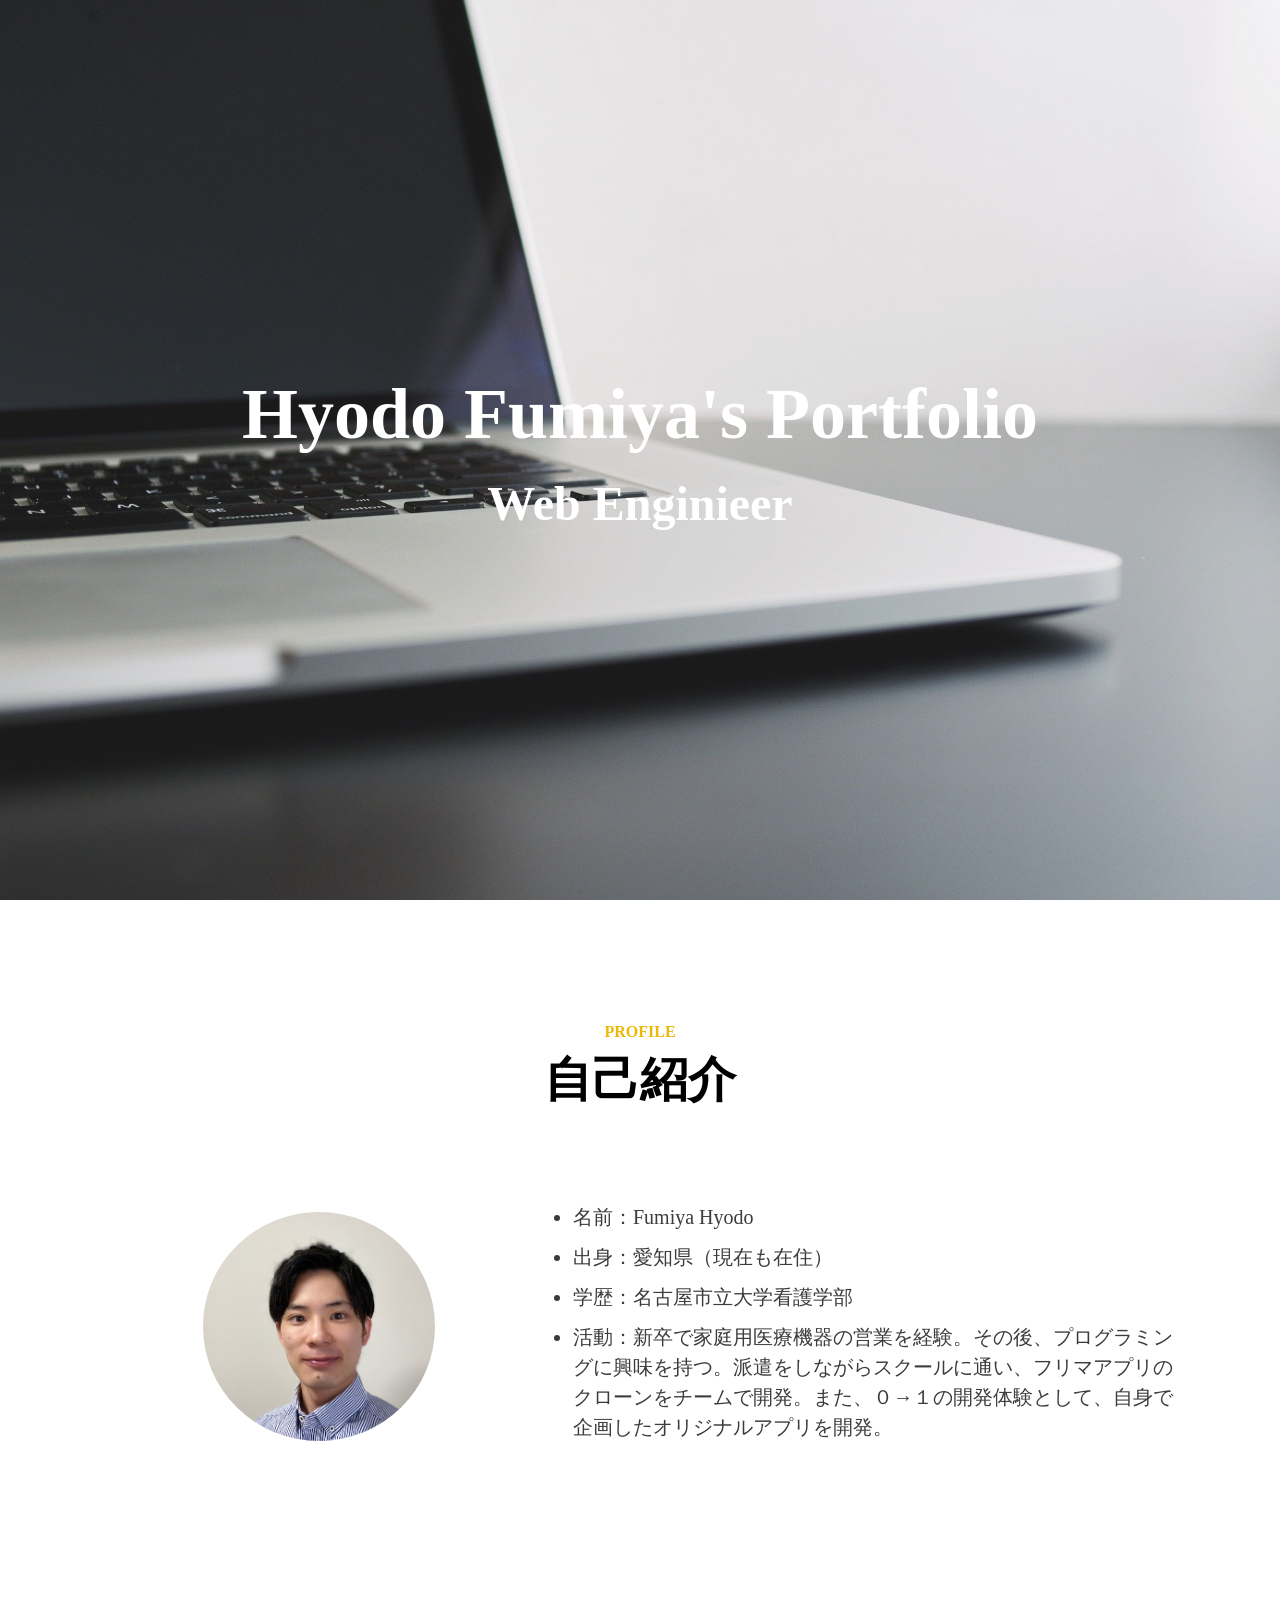
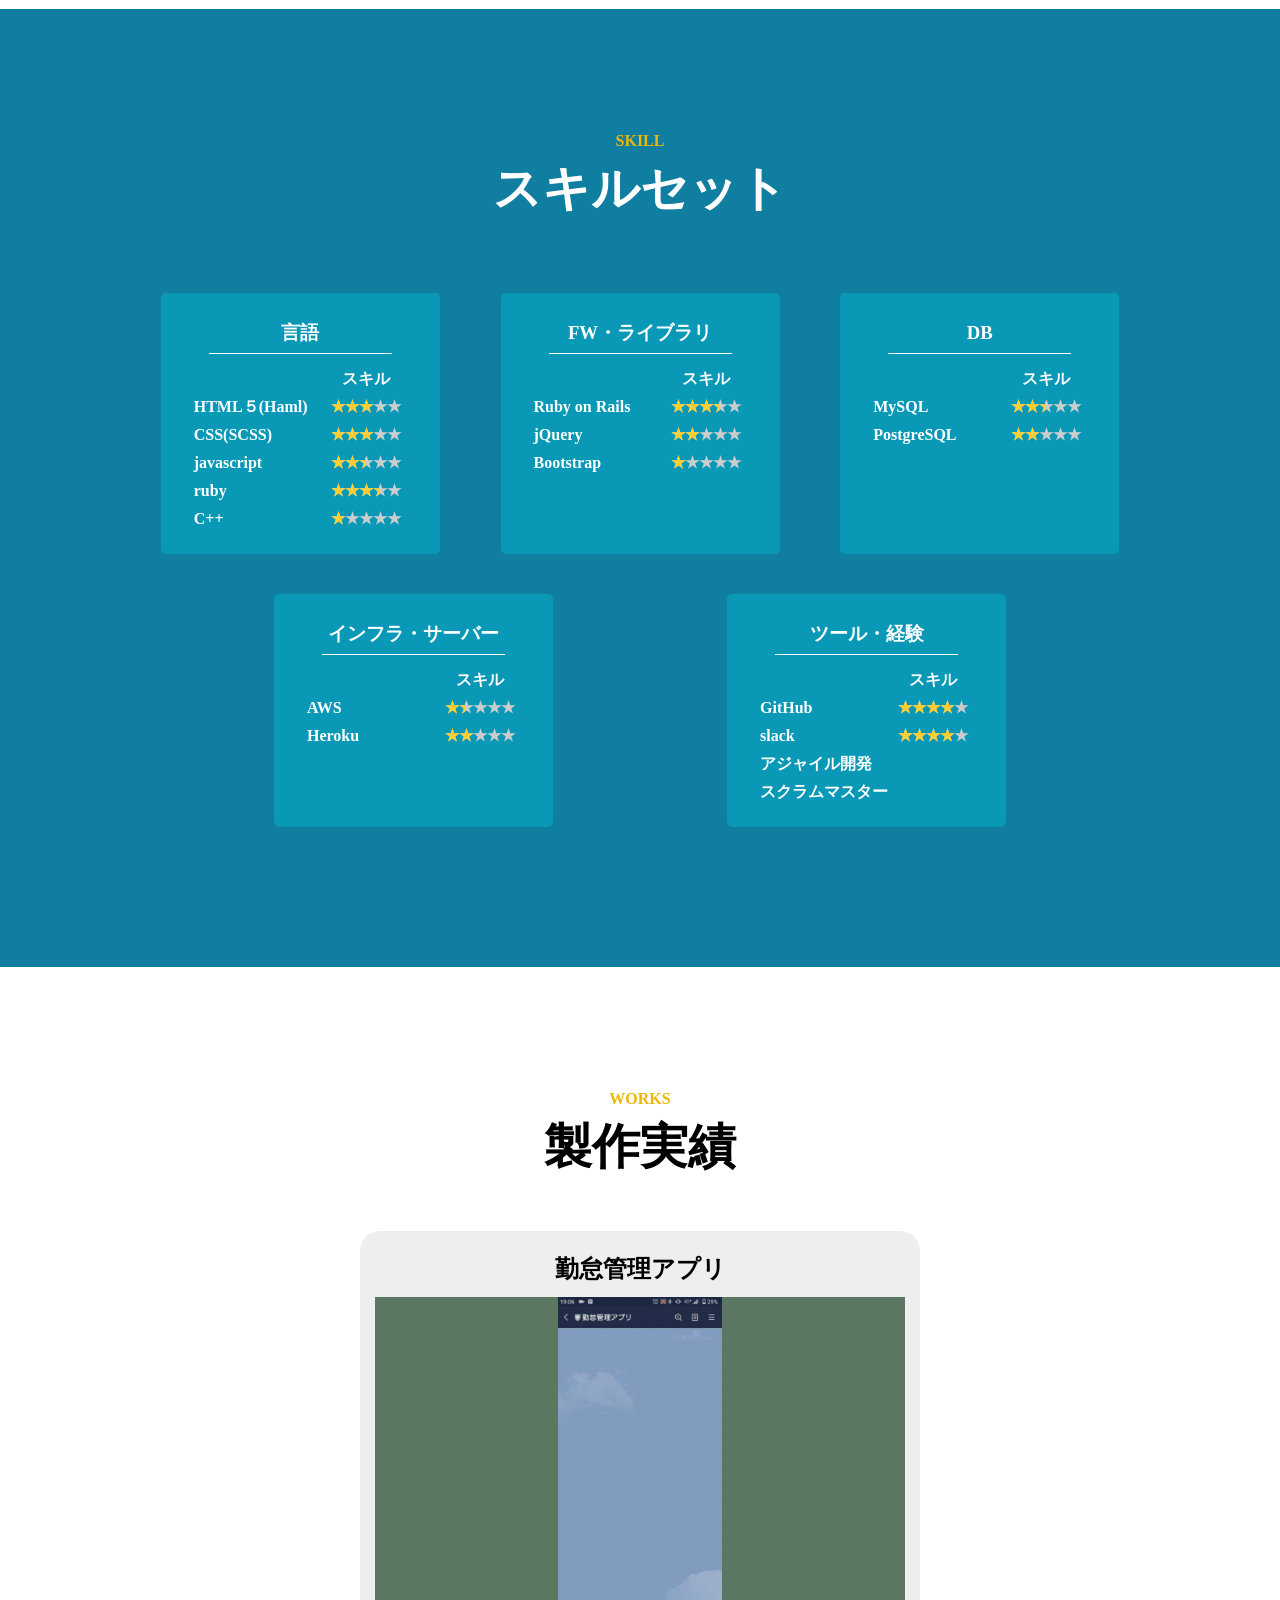
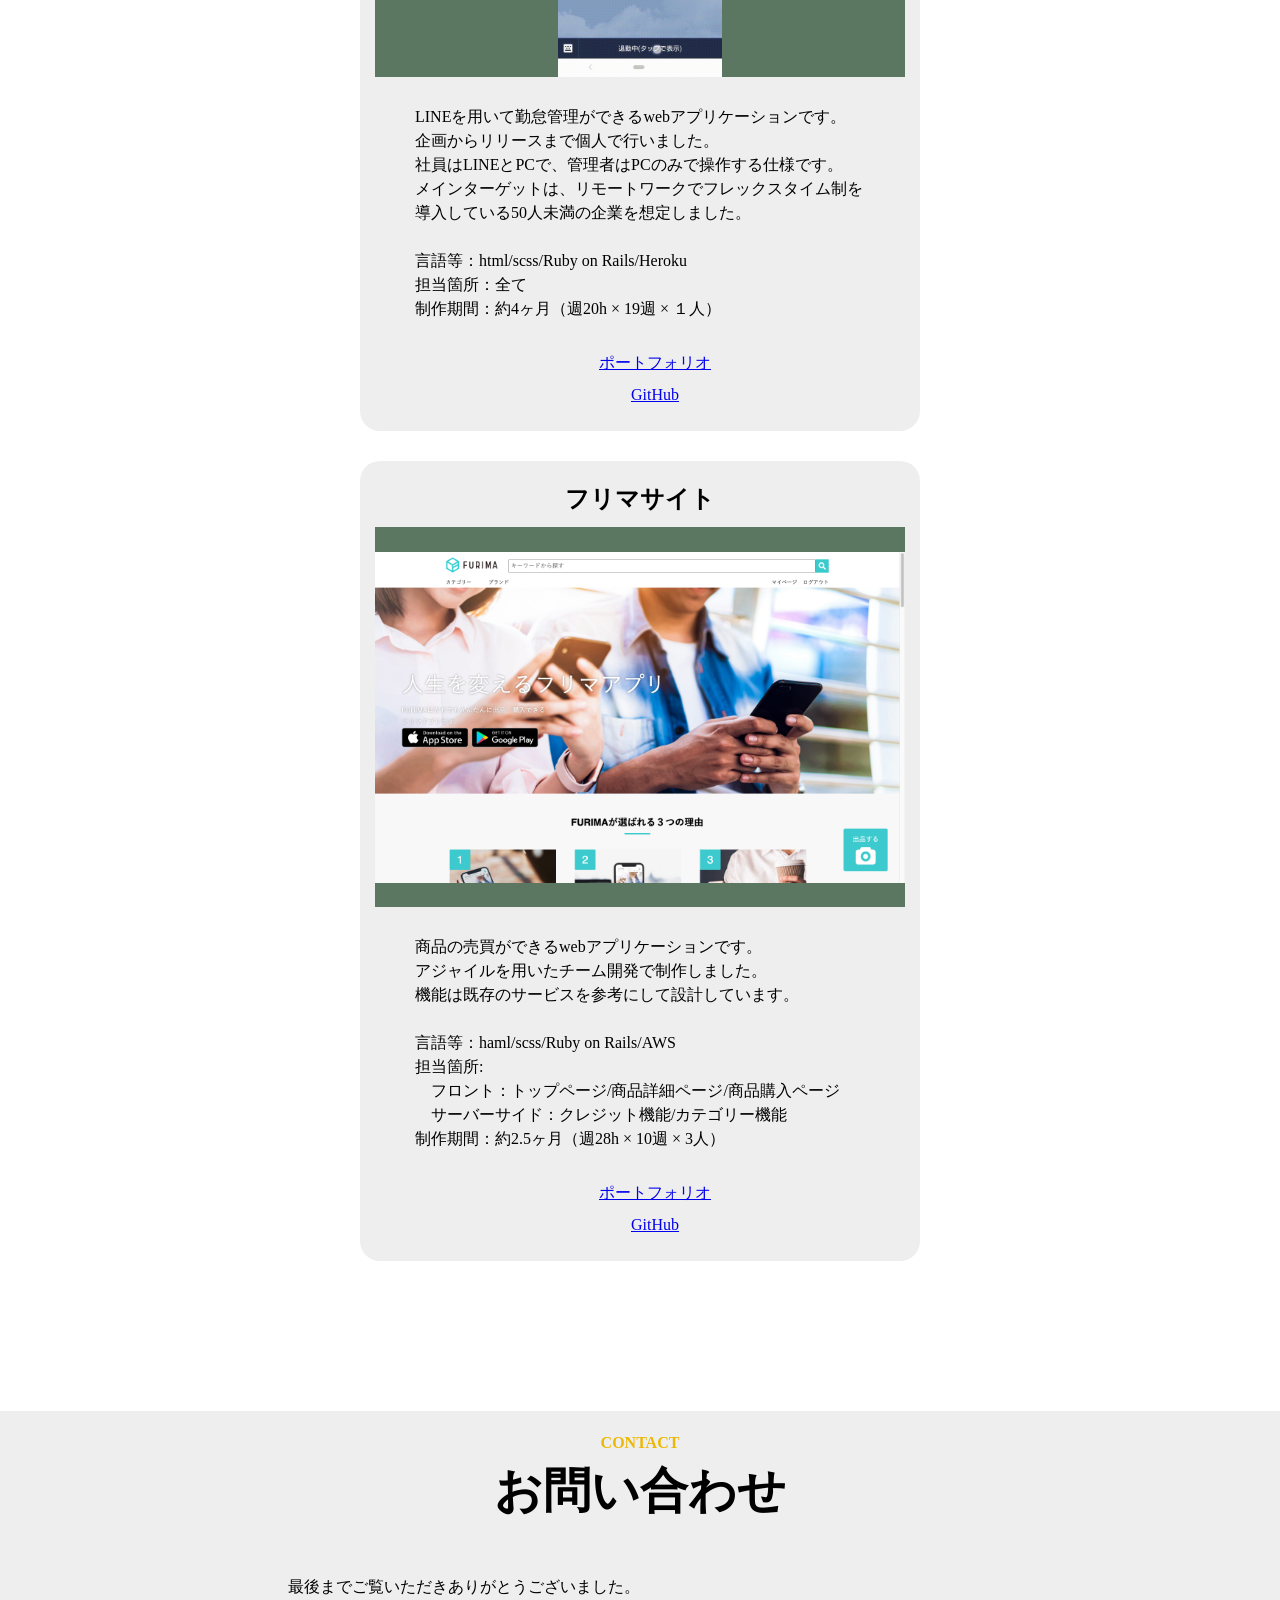
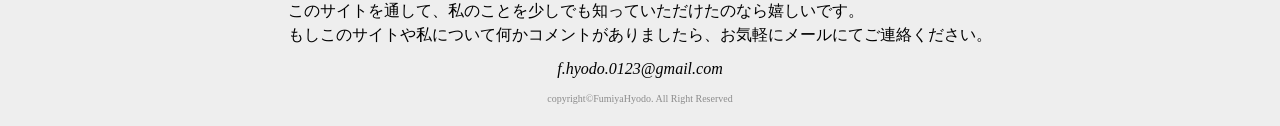
<file: index.html>
<!DOCTYPE html>
<head>
  <link rel="stylesheet" href="reset.css">
  <link rel="stylesheet" href="index.css">
  <meta name=”viewport” content=”width=device-width,initial-scale=1.0″>
</head>
<body>
  <header>
    <div id="header_value">
      <h1>Hyodo Fumiya's Portfolio</h1>
      <h2>Web Enginieer</h3>
    </div>
  </header>
  <section id="profile">
    <div id="profile_title" class="section_title">
      <p class="sub-label">profile</p>
      <h2>自己紹介</h2>
    </div>
    <div id="profile_main">
      <div id="profile_image" class="profile_col">
        <span>
          <img src="プロフィール画像.jpg" alt="プロフィール画像" class="icon_image">
        </span>
      </div>
      <div id="profile_value" class="profile_col">
        <ul>
          <li>名前：Fumiya Hyodo</li>
          <li>出身：愛知県（現在も在住）</li>
          <li>学歴：名古屋市立大学看護学部</li>
          <li>
            活動：新卒で家庭用医療機器の営業を経験。その後、プログラミングに興味を持つ。派遣をしながらスクールに通い、フリマアプリのクローンをチームで開発。また、０→１の開発体験として、自身で企画したオリジナルアプリを開発。
          </li>
        </ul>
      </div>
    </div>
  </section>
  <section id="skill">
    <div id="skill_title" class="section_title">
      <p class="sub-label">skill</p>
      <h2>スキルセット</h2>
    </div>
    <div id="skill_body">
      <div class="card">
        <h3  class="card-title">言語</h3>
        <table class="skill-table">
          <thead class="skill-thead">
            <tr>
              <th></th>
              <th>スキル</th>
            </tr>
          </thead>
          <tbody class="skill_table_body">
            <tr>
              <th class="skill_name">HTML５(Haml)</th>
              <th class="skill_star"><span class="star5_rating" data-rate="3"></span></th>
            </tr>
            <tr>
              <th class="skill_name">CSS(SCSS)</th>
              <th class="skill_star"><span class="star5_rating" data-rate="3"></span></th>
            </tr>
            <tr>
              <th class="skill_name">javascript</th>
              <th class="skill_star"><span class="star5_rating" data-rate="2.5"></span></th>
            </tr>
            <tr>
              <th class="skill_name">ruby</th>
              <th class="skill_star"><span class="star5_rating" data-rate="3.5"></span></th>
            </tr>
            <tr>
              <th class="skill_name">C++</th>
              <th class="skill_star"><span class="star5_rating" data-rate="1"></span></th>
            </tr>
          </tbody>
        </table>
      </div>
      <div class="card">
        <h3  class="card-title">FW・ライブラリ</h3>
        <table class="skill-table">
          <thead class="skill-thead">
            <tr>
              <th></th>
              <th>スキル</th>
            </tr>
          </thead>
          <tbody class="skill_table_body">
            <tr>
              <th class="skill_name">Ruby on Rails</th>
              <th class="skill_star"><span class="star5_rating" data-rate="3.5"></span></th>
            </tr>
            <tr>
              <th class="skill_name">jQuery</th>
              <th class="skill_star"><span class="star5_rating" data-rate="2"></span></th>
            </tr>
            <tr>
              <th class="skill_name">Bootstrap</th>
              <th class="skill_star"><span class="star5_rating" data-rate="1"></span></th>
            </tr>
          </tbody>
        </table>
      </div>
      <div class="card">
        <h3  class="card-title">DB</h3>
        <table class="skill-table">
          <thead class="skill-thead">
            <tr>
              <th></th>
              <th>スキル</th>
            </tr>
          </thead>
          <tbody class="skill_table_body">
            <tr>
              <th class="skill_name">MySQL</th>
              <th class="skill_star"><span class="star5_rating" data-rate="2.5"></span></th>
            </tr>
            <tr>
              <th class="skill_name">PostgreSQL</th>
              <th class="skill_star"><span class="star5_rating" data-rate="2"></span></th>
            </tr>
          </tbody>
        </table>
      </div>
      <div class="card">
        <h3  class="card-title">インフラ・サーバー</h3>
        <table class="skill-table">
          <thead class="skill-thead">
            <tr>
              <th></th>
              <th>スキル</th>
            </tr>
          </thead>
          <tbody class="skill_table_body">
            <tr>
              <th class="skill_name">AWS</th>
              <th class="skill_star"><span class="star5_rating" data-rate="1.5"></span></th>
            </tr>
            <tr>
              <th class="skill_name">Heroku</th>
              <th class="skill_star"><span class="star5_rating" data-rate="2"></span></th>
            </tr>
          </tbody>
        </table>
      </div>
      <div class="card"> 
        <h3 class="card-title">ツール・経験</h3>
        <table class="skill-table">
          <thead class="skill-thead">
            <tr>
              <th></th>
              <th>スキル</th>
            </tr>
          </thead>
          <tbody class="skill_table_body">
            <tr>
              <th class="skill_name">GitHub</th>
              <th class="skill_star"><span class="star5_rating" data-rate="4"></span></th>
            </tr>
            <tr>
              <th class="skill_name">slack</th>
              <th class="skill_star"><span class="star5_rating" data-rate="4"></span></th>
            </tr>
            <tr>
              <th class="skill_name">アジャイル開発</th>
              <th></th>
            </tr>
            <tr>
              <th class="skill_name">スクラムマスター</th>
              <th></th>
            </tr>
          </tbody>
        </table>
      </div>
    </div>
  </section>
  <section id="works">
    <div id="works_title" class="section_title">
      <p class="sub-label">works</p>
      <h2>製作実績</h2>
    </div>
    <div id="works_body">
      <div class="work">
        <h4 class="work-title">勤怠管理アプリ</h4>
        <div class="work-image">
          <img src="line勤怠デモ.gif" alt="LINE画面サンプル">
        </div>
        <div class="work-desc">
          LINEを用いて勤怠管理ができるwebアプリケーションです。<br>
          企画からリリースまで個人で行いました。<br>
          社員はLINEとPCで、管理者はPCのみで操作する仕様です。<br>
          メインターゲットは、リモートワークでフレックスタイム制を導入している50人未満の企業を想定しました。<br><br>
          言語等：html/scss/Ruby on Rails/Heroku <br>
          担当箇所：全て<br>
          制作期間：約4ヶ月（週20h × 19週 × １人）
        </div>
        <div class="work_footer">
          <p class="portfolio-link"><a href="https://hyodofumiya.github.io/line_bot/" target="_blank" rel="noopener noreferrer">ポートフォリオ</a></p>
          <p class="github-link"><a href="https://github.com/hyodofumiya/line_bot" target="_blank" rel="noopener noreferrer">GitHub</a></p>
        </div>
      </div>
      <div class="work">
        <h4 class="work-title">フリマサイト</h4>
        <div class="work-image">
          <img src="フリマサイト画面.png" alt="フリマアプリ画像">
        </div>
        <div class="work-desc">
          商品の売買ができるwebアプリケーションです。<br>
          アジャイルを用いたチーム開発で制作しました。<br>
          機能は既存のサービスを参考にして設計しています。<br><br>
          言語等：haml/scss/Ruby on Rails/AWS <br>
          担当箇所: <br>
          　フロント：トップページ/商品詳細ページ/商品購入ページ<br>
          　サーバーサイド：クレジット機能/カテゴリー機能<br>
          制作期間：約2.5ヶ月（週28h × 10週 × 3人）
        </div>
        <div class="work_footer">
          <p class="portfolio-link"><a href="https://hyodofumiya.github.io/freemarket_sample_63b/" target="_blank" rel="noopener noreferrer">ポートフォリオ</a></p>
          <p class="github-link"><a href="https://github.com/hyodofumiya/freemarket_sample_63b" target="_blank" rel="noopener noreferrer">GitHub</a></p>  
        </div>
      </div>
    </div>
  </section>
  <footer>
    <div id="footer_title" class="section_title">
      <p class="sub-label">contact</p>
      <h2>お問い合わせ</h2>
    </div>
    <div class="message">
      <p>最後までご覧いただきありがとうございました。</p>
      <p>このサイトを通して、私のことを少しでも知っていただけたのなら嬉しいです。</p>
      <p>もしこのサイトや私について何かコメントがありましたら、お気軽にメールにてご連絡ください。</p>
    </div>
    <address>
      <p>f.hyodo.0123@gmail.com</p>
    </address>
    <p class="copyright">copyright©FumiyaHyodo. All Right Reserved</p>
  </footer>
</body>
</file>
<file: index.css>
:root{
  --blue: #007bff;
  --indigo: #6610f2;
  --purple: #6f42c1;
  --pink: #e83e8c;
  --red: #dc3545;
  --orange: #fd7e14;
  --yellow: #ffc107;
  --green: #28a745;
  --teal: #20c997;
  --cyan: #17a2b8;
  --white: #fff;
  --gray: #6c757d;
  --gray-dark: #343a40;
  --primary: #007bff;
  --secondary: #6c757d;
  --success: #28a745;
  --info: #17a2b8;
  --warning: #ffc107;
  --danger: #dc3545;
  --light: #f8f9fa;
  --dark: #343a40;
  --breakpoint-xs: 0;
  --breakpoint-sm: 576px;
  --breakpoint-md: 768px;
  --breakpoint-lg: 992px;
  --breakpoint-xl: 1200px;
  --font-family-sans-serif: -apple-system,BlinkMacSystemFont,"Segoe UI",Roboto,"Helvetica Neue",Arial,sans-serif,"Apple Color Emoji","Segoe UI Emoji","Segoe UI Symbol","Noto Color Emoji";
  --font-family-monospace: SFMono-Regular,Menlo,Monaco,Consolas,"Liberation Mono","Courier New",monospace;
}

.star5_rating{
  position: relative;
  z-index: 0;
  display: inline-block;
  white-space: nowrap;
  color: #CCCCCC; /* グレーカラー 自由に設定化 */
  /*font-size: 30px; フォントサイズ 自由に設定化 */
}

.star5_rating:before, .star5_rating:after{
  content: '★★★★★';
}

.star5_rating:after{
  position: absolute;
  z-index: 1;
  top: 0;
  left: 0;
  overflow: hidden;
  white-space: nowrap;
  color: #ffcf32;
}

.star5_rating[data-rate="5"]:after{ width: 100%; } /* 星5 */
.star5_rating[data-rate="4.5"]:after{ width: 90%; } /* 星4.5 */
.star5_rating[data-rate="4"]:after{ width: 80%; } /* 星4 */
.star5_rating[data-rate="3.5"]:after{ width: 70%; } /* 星3.5 */
.star5_rating[data-rate="3"]:after{ width: 60%; } /* 星3 */
.star5_rating[data-rate="2.5"]:after{ width: 50%; } /* 星2.5 */
.star5_rating[data-rate="2"]:after{ width: 40%; } /* 星2 */
.star5_rating[data-rate="1.5"]:after{ width: 30%; } /* 星1.5 */
.star5_rating[data-rate="1"]:after{ width: 20%; } /* 星1 */
.star5_rating[data-rate="0.5"]:after{ width: 10%; } /* 星0.5 */
.star5_rating[data-rate="0"]:after{ width: 0%; } /* 星0 */

@media screen and (max-width: 990px){
  header h1{
    font-size: 3em;
  }
}

@media screen and (min-width: 990px){
  header{
    height: 100vh;
  }
  header h1{
    font-size: 4.5em;
  }
}

.body{
  margin: 0;
  font-size: 1rem;
  font-weight: 400;
  line-height: 1.5;
  color: #212529;
  text-align: left;
  background-color: #fff;
}

header{
  color: #fff;
  min-height: 30rem;
  position: relative;
  display: flex;
  width: 100%;
  padding-top: 8rem;
  padding-bottom: 8rem;
  background: -webkit-gradient(linear, left top, right top, from(rgba(255, 255, 255, .1)), to(rgba(255, 255, 255, .1))), url(laptop.jpg);
  background: linear-gradient(90deg, rgba(255, 255, 255, .1) 0, rgba(255, 255, 255, .1) 100%), url(laptop.jpg);
  background-position: center center;
  background-repeat: no-repeat;
  background-size: cover;
  text-align: center!important;
}

h2{
font-size: 3em;
}


section{
  padding: 7.5em;
}

#header_value{
  margin: auto;
}
 
header h1{
  font-weight: 700;
}

.sub-label{
  color: #ecb807;
  text-transform: uppercase;
  font-weight: 700;
}
.section_title{
  text-align: center;
}
.section_title h2{
  margin-bottom: 3rem!important;
}

#profile_main{
  display: flex;
  margin: auto -15px;
  flex-wrap: wrap;
}

#profile_image{
  max-width: 40%;
  flex: 0 0 40%;
}

#profile_image span{
  margin: 3em;
  float: left;
}

.icon_image{
  border-radius: 50%;
  width: 70%;
  height: 70%;
  padding: -20px;
  margin: auto;
}

#profile_value{
  max-width: 60%;
  flex: 0 0 60%;
  font-size: 1.25rem;
  font-weight: 300;
  display: flex;
  align-items: center;
}
#profile_value ul li{
  margin-bottom: 10px;
  color: #3B3C3D;
}

#skill{
  background-color: #0f7ea0;
  color: #fff;
}
#skill_body{
  display: flex;
  flex-wrap: wrap;
  justify-content: space-evenly;
}

.card{
  text-align: center;
  background-color: rgba(0, 188, 212, 0.43);
  margin: 20px;
  padding: 20px 30px;
  border-radius: 5px;
}
.card-title{
  padding: 6px;
  margin: 0px 18px 10px;
  border-bottom: #fff solid 1px;
}
.card table{
  margin: auto;
}
.skill_name{
  width: 130px;
  text-align: left;
}
.skill_star{
  width: 83px;
}

#works_body{
  display: flex;
  flex-wrap: wrap;
  justify-content: space-evenly;
}
.work{
  width: 560px;
  height: 800px;
  background-color: #eeeeee;
  padding: 20px 15px;
  border-radius: 20px;
  position: relative;
  margin: 0 1em 30px;
}
.work-image{
  height: 380px;
  width: 100%;
  background-color: rgb(91, 119, 98);
  display: flex;
  vertical-align: middle;
}
.work-image img{
  max-height: 100%;
  max-width: 100%;
  overflow: hidden;
  margin: auto;
}
.work-title{
  text-align: center;
}
.work-desc{
  margin: 28px 40px 10px;
}
.work-title{
  margin: 0 0 10px;
  font-size: 1.5em;
}
.work_footer{
  position: absolute;
  bottom: 0;
  width: 560px;
  margin: 0 0 20px;
}
.portfolio-link{
  text-align: center;
  line-height: 2;
}
.github-link{
  text-align: center;
  line-height: 2;
}

footer{
  text-align: center;
  background-color: #eeeeee;
  padding: 20px 0;
}
.copyright{
  font-size: 10px;
  color: #8c8c8c;
  text-align: center;

}
.message{
  width: fit-content;
  margin: auto;
  text-align: left;
}
address{
  margin: 10px;
}

nav ul{
  list-style: none;
}
nav ul li{
  width: 20%;
  text-align: center;
  background-color: lightslategrey;
  display: inline-block;
}

nav ul li a{
  text-decoration: none;
  color: #ecb807;
  font-weight: bold;
}
</file>
